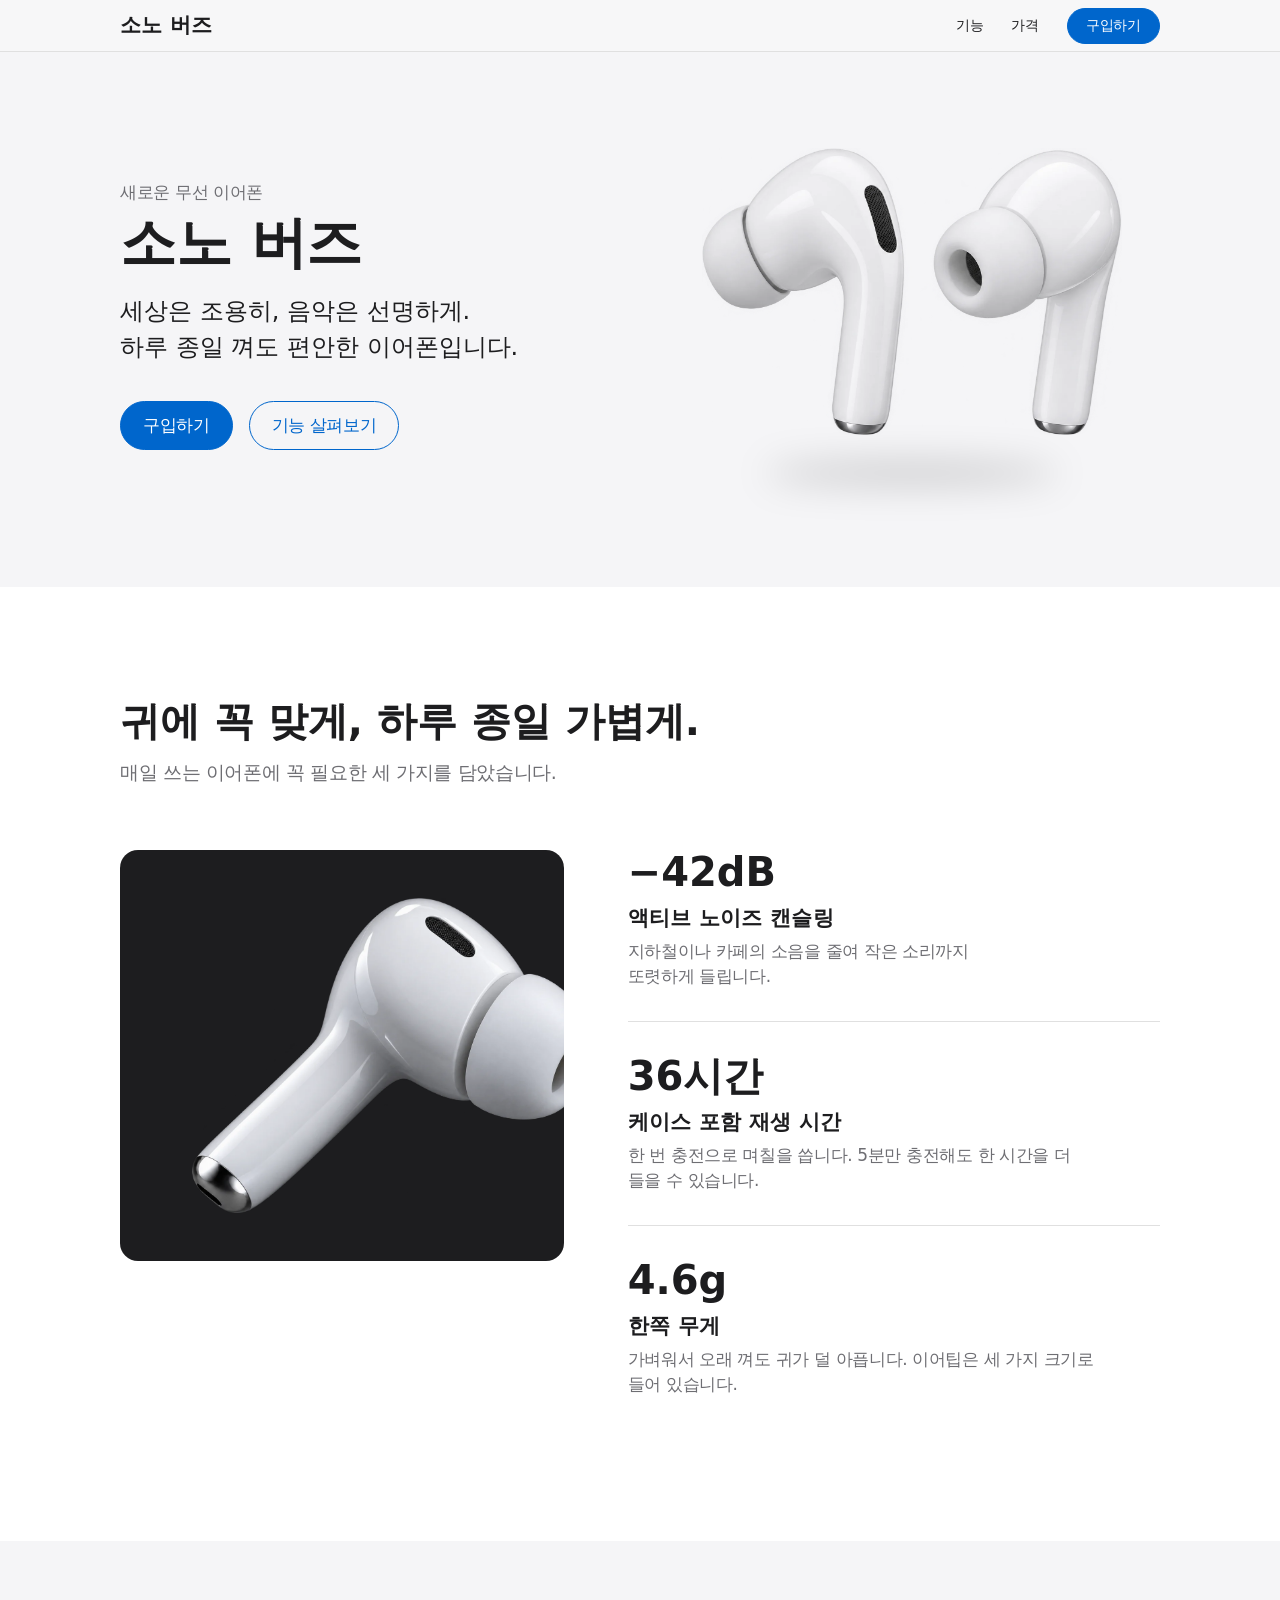
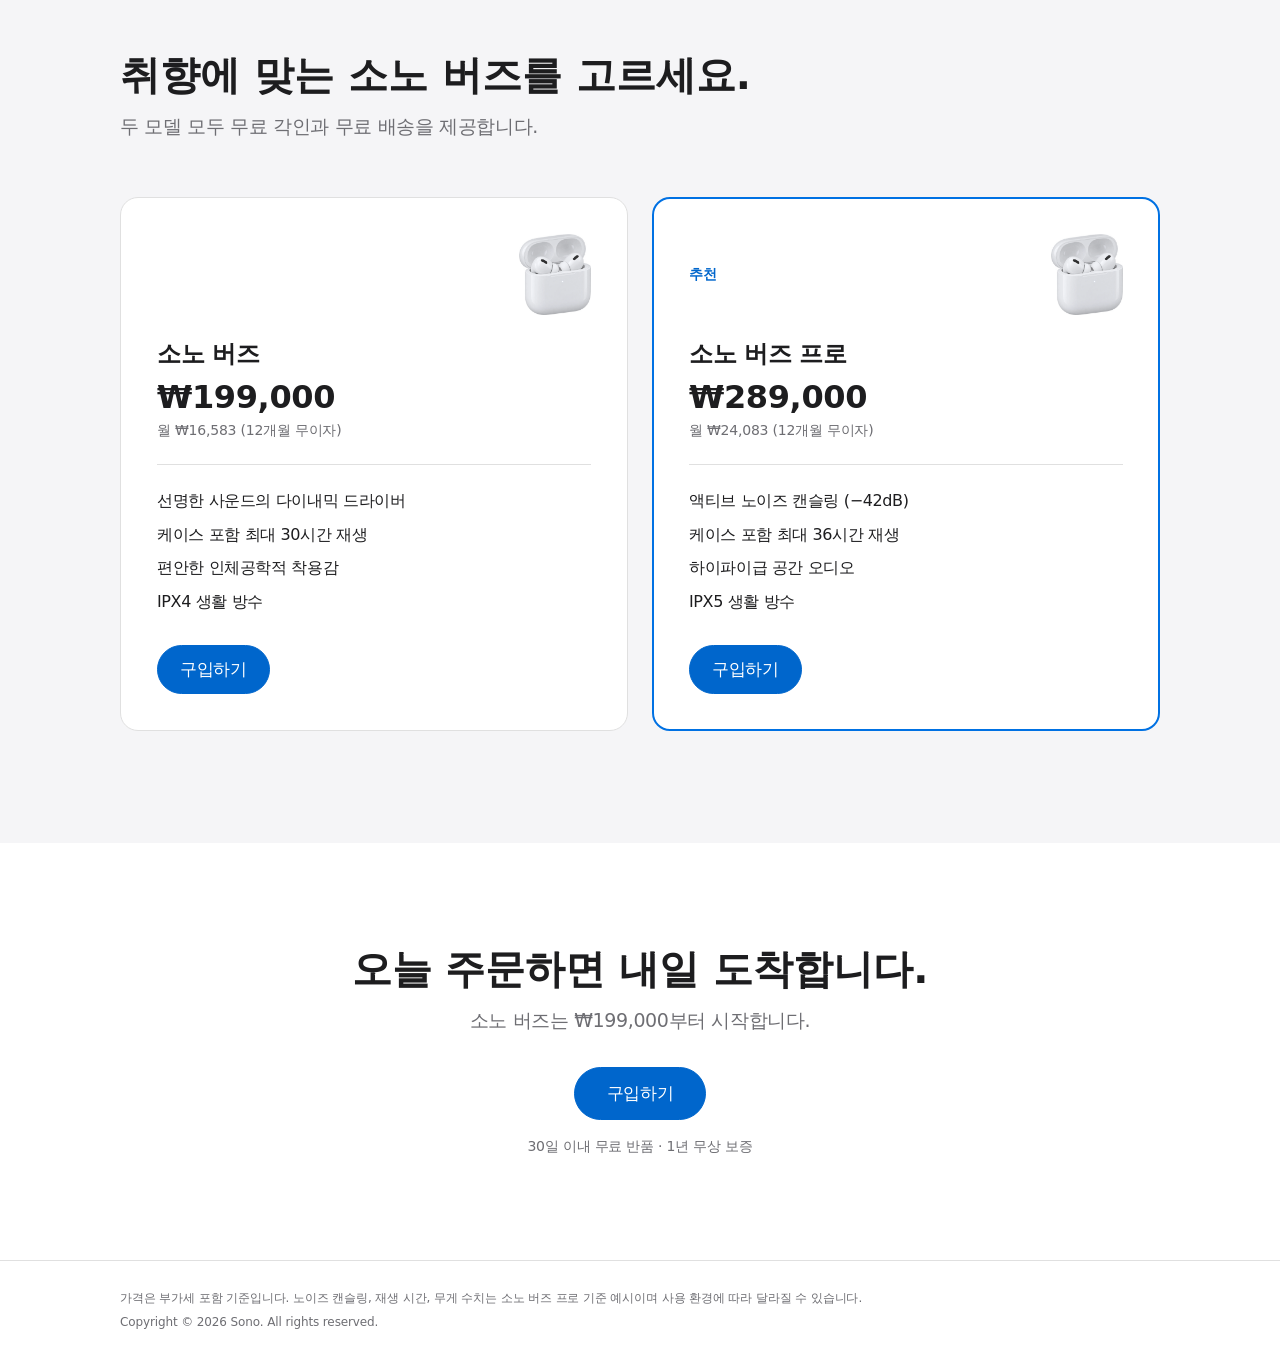
<file: index.html>
<!doctype html>
<html lang="ko">
<head>
<meta charset="utf-8">
<meta name="viewport" content="width=device-width, initial-scale=1, viewport-fit=cover">
<title>소노 버즈 | 무선 이어폰</title>
<meta name="description" content="세상은 조용히, 음악은 선명하게. 노이즈 캔슬링 무선 이어폰 소노 버즈.">
<meta name="color-scheme" content="light dark">
<meta name="theme-color" content="#f5f5f7" media="(prefers-color-scheme: light)">
<meta name="theme-color" content="#161617" media="(prefers-color-scheme: dark)">
<link rel="preload" as="image" href="assets/earbuds-pair.webp" fetchpriority="high">
<style>
/*
  색·글꼴 기준: DESIGN.md
  설정: DESIGN_VARIANCE 5 / MOTION_INTENSITY 3 / VISUAL_DENSITY 3
  차분하고 읽기 쉬운 쪽: 밝은 테마 하나, 자동 애니메이션 없음, 본문 행간 넉넉하게
*/
:root {
  --primary: #0066cc;
  --primary-focus: #0071e3;
  --btn-bg: #0066cc;
  --btn-hover: #0071e3;
  --ink: #1d1d1f;
  --ink-muted: #6e6e73;
  --hairline: #e0e0e0;
  --canvas: #ffffff;
  --parchment: #f5f5f7;
  --photo-frame: #1d1d1f;
  --nav-bg: rgba(245, 245, 247, 0.8);
  --floor-shadow: rgba(0, 0, 0, 0.2);
  --font-display: "SF Pro Display", -apple-system, BlinkMacSystemFont, "Inter", "Apple SD Gothic Neo", "Pretendard", "Noto Sans KR", system-ui, sans-serif;
  --font-text: "SF Pro Text", -apple-system, BlinkMacSystemFont, "Inter", "Apple SD Gothic Neo", "Pretendard", "Noto Sans KR", system-ui, sans-serif;
  --gutter: max(calc(24px + max(env(safe-area-inset-left), env(safe-area-inset-right))), calc((100% - 1040px) / 2));
}
@media (prefers-color-scheme: dark) {
  :root {
    --primary: #2997ff;
    --primary-focus: #2997ff;
    --btn-bg: #0071e3;
    --btn-hover: #0062c4;
    --ink: #f5f5f7;
    --ink-muted: #a1a1a6;
    --hairline: #38383a;
    --canvas: #101012;
    --parchment: #161617;
    --photo-frame: #232325;
    --nav-bg: rgba(22, 22, 23, 0.8);
    --floor-shadow: rgba(0, 0, 0, 0.6);
  }
}

*, *::before, *::after { box-sizing: border-box; }
* { margin: 0; }
html { scroll-padding-top: 72px; -webkit-tap-highlight-color: transparent; }
@media (pointer: fine) { html { overscroll-behavior: none; } }
a, button { touch-action: manipulation; }
body {
  font: 400 17px/1.47 var(--font-text);
  letter-spacing: -0.374px;
  font-feature-settings: "ss03";
  color: var(--ink);
  background: var(--canvas);
  -webkit-font-smoothing: antialiased;
  word-break: keep-all;
  overflow-wrap: anywhere;
}
img { display: block; max-width: 100%; height: auto; }
h1, h2, h3 { font-family: var(--font-display); font-weight: 600; text-wrap: balance; }
p { text-wrap: pretty; }
:focus-visible { outline: 2px solid var(--primary-focus); outline-offset: 3px; }

.skip {
  position: absolute; left: 16px; top: -48px; z-index: 30;
  padding: 8px 15px; border-radius: 8px;
  background: var(--ink); color: var(--canvas); text-decoration: none;
}
.skip:focus-visible { top: 8px; }

/* 버튼: 알약 하나, 누르면 살짝 눌림 (자동 움직임 없음) */
.brand { white-space: nowrap; }

.btn {
  display: inline-flex; align-items: center; justify-content: center;
  min-height: 44px; padding: 11px 22px;
  border: 1px solid var(--btn-bg); border-radius: 999px;
  background: var(--btn-bg); color: #fff;
  font: inherit;
  text-decoration: none; white-space: nowrap; cursor: pointer;
  transition: background-color 0.15s ease, border-color 0.15s ease, transform 0.15s ease;
}
.btn:hover { background: var(--btn-hover); border-color: var(--btn-hover); }
.btn:active { transform: scale(0.97); }
.btn--ghost { background: transparent; border-color: var(--primary); color: var(--primary); }
.btn--ghost:hover { background: transparent; border-color: var(--primary); text-decoration: underline; }
@media (prefers-reduced-motion: reduce) { .btn { transition: none; } .btn:active { transform: none; } }

/* 내비: 한 줄짜리 얇은 막대 하나 */
.nav {
  position: sticky; top: 0; z-index: 20;
  height: 52px; padding: 0 var(--gutter);
  display: flex; align-items: center; justify-content: space-between; gap: 16px;
  background: var(--nav-bg);
  -webkit-backdrop-filter: saturate(180%) blur(20px);
  backdrop-filter: saturate(180%) blur(20px);
  border-bottom: 1px solid var(--hairline);
}
.nav__brand { font: 600 21px/1.19 var(--font-display); letter-spacing: 0.231px; color: inherit; text-decoration: none; }
.nav__links { display: flex; align-items: center; gap: 28px; list-style: none; padding: 0; font-size: 14px; letter-spacing: -0.224px; }
.nav__links a:not(.btn) { color: inherit; text-decoration: none; }
.nav__links a:not(.btn):hover { text-decoration: underline; }
.nav .btn { min-height: 36px; padding: 6px 18px; font-size: 14px; letter-spacing: -0.224px; }

.section { padding: 112px var(--gutter); }
.section__title { font-size: 40px; line-height: 1.1; letter-spacing: 0; }
.section__intro { color: var(--ink-muted); font-size: 19px; margin-top: 16px; max-width: 32em; }

/* 히어로: 왼쪽 글, 오른쪽 제품 */
.hero {
  background: var(--parchment);
  padding: 96px var(--gutter) 104px;
  display: grid; grid-template-columns: 1fr 1fr; align-items: center; gap: 48px;
}
.hero__eyebrow { color: var(--ink-muted); font-size: 17px; }
.hero h1 { font-size: 56px; line-height: 1.07; letter-spacing: -0.28px; margin-top: 8px; }
.hero__lead { font: 300 24px/1.5 var(--font-text); letter-spacing: 0; margin-top: 20px; max-width: 19em; text-wrap: balance; }
.hero__cta { display: flex; flex-wrap: wrap; gap: 16px; margin-top: 36px; }
.stage { width: min(420px, 100%); justify-self: center; }
.stage::after {
  content: ""; display: block; width: 70%; height: 20px; margin: 28px auto 0;
  border-radius: 50%; background: var(--floor-shadow); filter: blur(18px);
}

/* 기능: 사진 한 장 + 세 항목 목록 */
.features__body {
  margin-top: 64px;
  display: grid; grid-template-columns: 5fr 6fr; gap: 64px; align-items: start;
}
.features__photo { background: var(--photo-frame); border-radius: 18px; padding: 48px 0 48px 40px; overflow: hidden; }
.features__photo img { margin-left: auto; margin-right: -8%; width: 100%; }
.feature-list { list-style: none; padding: 0; }
.feature-list li { padding: 32px 0; border-top: 1px solid var(--hairline); }
.feature-list li:first-child { padding-top: 0; border-top: 0; }
.feature__stat { font: 600 40px/1.1 var(--font-display); letter-spacing: 0; font-variant-numeric: tabular-nums; }
.feature-list h3 { font-size: 21px; line-height: 1.19; letter-spacing: 0.231px; margin-top: 12px; }
.feature-list p:not(.feature__stat) { color: var(--ink-muted); margin-top: 8px; max-width: 28em; }

/* 가격 */
.pricing { background: var(--parchment); }
.plans { margin-top: 56px; display: grid; grid-template-columns: 1fr 1fr; gap: 24px; }
.plan {
  background: var(--canvas);
  border: 1px solid var(--hairline); border-radius: 18px;
  padding: 36px; display: flex; flex-direction: column;
}
.plan--pick { border: 2px solid var(--primary-focus); padding: 35px; }
.plan__head { display: flex; align-items: center; justify-content: space-between; gap: 16px; }
.plan__head img { width: 72px; margin-left: auto; }
.plan__tag { color: var(--primary); font-size: 14px; font-weight: 600; }
.plan h3 { font-size: 24px; line-height: 1.3; margin-top: 24px; }
.plan__price { font: 600 32px/1.2 var(--font-display); margin-top: 8px; font-variant-numeric: tabular-nums; }
.plan__monthly { color: var(--ink-muted); font-size: 14px; line-height: 1.43; letter-spacing: -0.224px; margin-top: 4px; }
.plan ul {
  list-style: none; padding: 24px 0 0; margin: 24px 0 32px;
  border-top: 1px solid var(--hairline); display: grid; gap: 10px; font-size: 16px;
}
.plan .btn { margin-top: auto; align-self: flex-start; }

/* 마무리: 글과 버튼만 */
.closing { text-align: center; padding-top: 104px; padding-bottom: 104px; }
.closing .section__intro { margin-left: auto; margin-right: auto; }
.closing .btn { margin-top: 32px; padding: 13px 32px; font-size: 17px; }
.closing__fine { color: var(--ink-muted); font-size: 14px; line-height: 1.43; letter-spacing: -0.224px; margin-top: 16px; }

footer {
  border-top: 1px solid var(--hairline);
  padding: 28px var(--gutter) 40px;
  color: var(--ink-muted); font-size: 12px; line-height: 1.5; letter-spacing: -0.12px;
}
footer p + p { margin-top: 6px; }

/* 반응형: 768px 아래는 한 줄로 쌓기 */
@media (max-width: 900px) {
  .hero h1 { font-size: 48px; }
  .features__body { gap: 40px; }
}
@media (max-width: 767px) {
  .nav__links li:not(:last-child) { display: none; }
  .hero { grid-template-columns: 1fr; padding-top: 56px; padding-bottom: 64px; gap: 32px; }
  .hero h1 { font-size: 34px; }
  .hero__lead { font-size: 20px; }
  .stage { width: min(320px, 85%); }
  .section { padding-top: 72px; padding-bottom: 72px; }
  .section__title { font-size: 30px; }
  .section__intro { font-size: 17px; }
  .features__body { grid-template-columns: 1fr; margin-top: 40px; }
  .features__photo { padding: 32px 0 32px 24px; }
  .feature__stat { font-size: 34px; }
  .plans { grid-template-columns: 1fr; margin-top: 40px; }
  .plan, .plan--pick { padding: 28px; }
  .plan--pick { padding: 27px; }
}
</style>
</head>
<body>
<a class="skip" href="#main">본문으로 건너뛰기</a>

<nav class="nav" aria-label="소노 버즈">
  <a class="nav__brand" href="#top" translate="no">소노&nbsp;버즈</a>
  <ul class="nav__links">
    <li><a href="#features">기능</a></li>
    <li><a href="#pricing">가격</a></li>
    <li><a class="btn" href="#pricing">구입하기</a></li>
  </ul>
</nav>

<main id="main">
  <section class="hero" id="top" aria-labelledby="hero-title">
    <div>
      <p class="hero__eyebrow">새로운 무선 이어폰</p>
      <h1 id="hero-title" translate="no">소노&nbsp;버즈</h1>
      <p class="hero__lead">세상은 조용히, 음악은 선명하게. 하루 종일 껴도 편안한 이어폰입니다.</p>
      <div class="hero__cta">
        <a class="btn" href="#pricing">구입하기</a>
        <a class="btn btn--ghost" href="#features">기능 살펴보기</a>
      </div>
    </div>
    <div class="stage">
      <img src="assets/earbuds-pair.webp" width="1400" height="955" alt="흰색 소노 버즈 이어폰 한 쌍" fetchpriority="high">
    </div>
  </section>

  <!-- 수치는 예시(mock) 값입니다. 실제 제품 사양으로 교체하세요. -->
  <section class="section features" id="features" aria-labelledby="features-title">
    <h2 class="section__title" id="features-title">귀에 꼭 맞게, 하루 종일 가볍게.</h2>
    <p class="section__intro">매일 쓰는 이어폰에 꼭 필요한 세 가지를 담았습니다.</p>
    <div class="features__body">
      <div class="features__photo">
        <img src="assets/earbud-single.webp" width="1200" height="935" alt="실리콘 이어팁이 달린 소노 버즈 이어폰 한쪽" loading="lazy">
      </div>
      <ul class="feature-list">
        <li>
          <p class="feature__stat">&minus;42dB</p>
          <h3>액티브 노이즈 캔슬링</h3>
          <p>지하철이나 카페의 소음을 줄여 작은 소리까지 또렷하게 들립니다.</p>
        </li>
        <li>
          <p class="feature__stat">36시간</p>
          <h3>케이스 포함 재생 시간</h3>
          <p>한 번 충전으로 며칠을 씁니다. 5분만 충전해도 한 시간을 더 들을 수 있습니다.</p>
        </li>
        <li>
          <p class="feature__stat">4.6g</p>
          <h3>한쪽 무게</h3>
          <p>가벼워서 오래 껴도 귀가 덜 아픕니다. 이어팁은 세 가지 크기로 들어 있습니다.</p>
        </li>
      </ul>
    </div>
  </section>

  <section class="section pricing" id="pricing" aria-labelledby="pricing-title">
    <h2 class="section__title" id="pricing-title">취향에 맞는 <span class="brand" translate="no">소노&nbsp;버즈</span>를 고르세요.</h2>
    <p class="section__intro">두 모델 모두 무료 각인과 무료 배송을 제공합니다.</p>
    <div class="plans">
      <article class="plan" aria-labelledby="plan-basic">
        <div class="plan__head">
          <img src="assets/case-open.webp" width="1000" height="1119" alt="" loading="lazy">
        </div>
        <h3 id="plan-basic" translate="no">소노&nbsp;버즈</h3>
        <p class="plan__price">₩199,000</p>
        <p class="plan__monthly">월 ₩16,583 (12개월 무이자)</p>
        <ul>
          <li>선명한 사운드의 다이내믹 드라이버</li>
          <li>케이스 포함 최대 30시간 재생</li>
          <li>편안한 인체공학적 착용감</li>
          <li>IPX4 생활 방수</li>
        </ul>
        <a class="btn" href="product.html?model=basic" aria-label="소노 버즈 구입하기">구입하기</a>
      </article>
      <article class="plan plan--pick" aria-labelledby="plan-pro">
        <div class="plan__head">
          <span class="plan__tag">추천</span>
          <img src="assets/case-open.webp" width="1000" height="1119" alt="" loading="lazy">
        </div>
        <h3 id="plan-pro" translate="no">소노&nbsp;버즈&nbsp;프로</h3>
        <p class="plan__price">₩289,000</p>
        <p class="plan__monthly">월 ₩24,083 (12개월 무이자)</p>
        <ul>
          <li>액티브 노이즈 캔슬링 (&minus;42dB)</li>
          <li>케이스 포함 최대 36시간 재생</li>
          <li>하이파이급 공간 오디오</li>
          <li>IPX5 생활 방수</li>
        </ul>
        <a class="btn" href="product.html?model=pro" aria-label="소노 버즈 프로 구입하기">구입하기</a>
      </article>
    </div>
  </section>

  <section class="section closing" aria-labelledby="closing-title">
    <h2 class="section__title" id="closing-title">오늘 주문하면 내일 도착합니다.</h2>
    <p class="section__intro"><span class="brand" translate="no">소노&nbsp;버즈</span>는 ₩199,000부터 시작합니다.</p>
    <a class="btn" href="#pricing">구입하기</a>
    <p class="closing__fine">30일 이내 무료 반품 · 1년 무상 보증</p>
  </section>
</main>

<footer>
  <p>가격은 부가세 포함 기준입니다. 노이즈 캔슬링, 재생 시간, 무게 수치는 <span class="brand" translate="no">소노&nbsp;버즈&nbsp;프로</span> 기준 예시이며 사용 환경에 따라 달라질 수 있습니다.</p>
  <p>Copyright © 2026 <span translate="no">Sono</span>. All rights reserved.</p>
</footer>
</body>
</html>
</file>
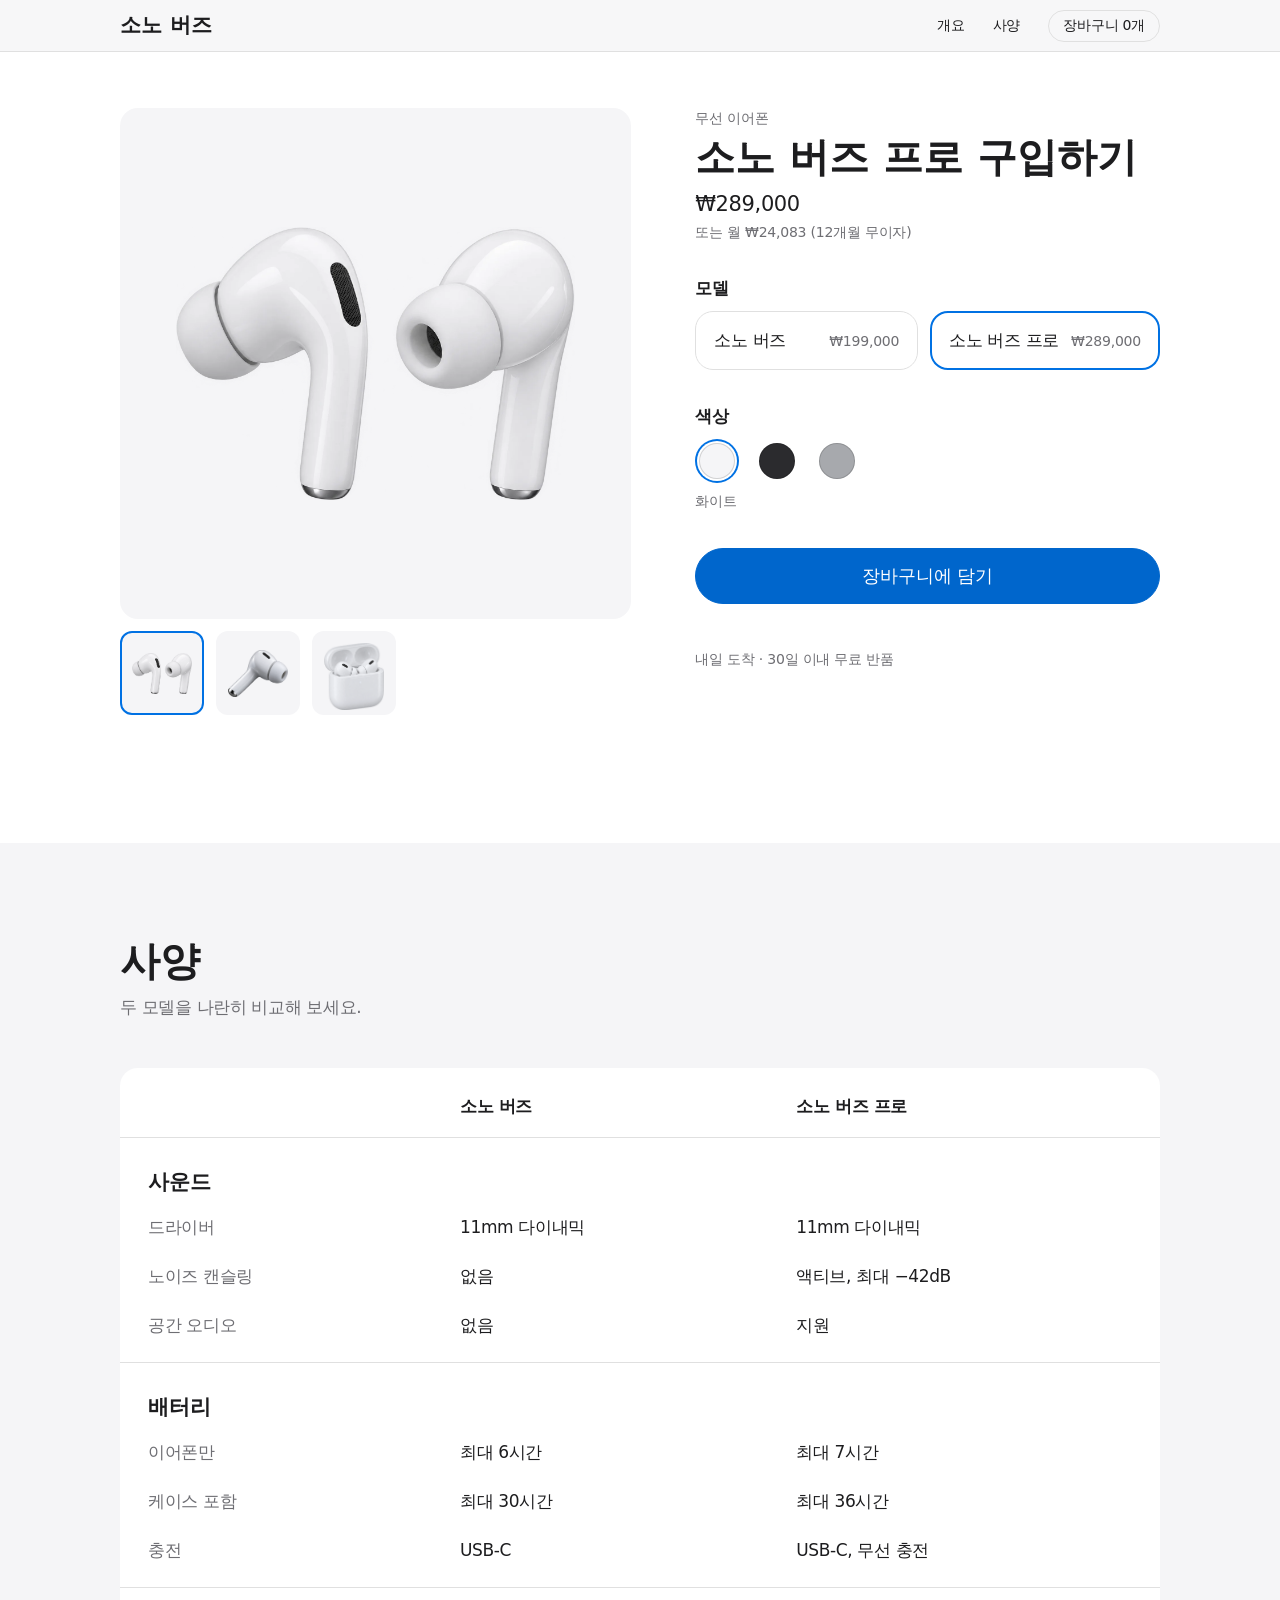
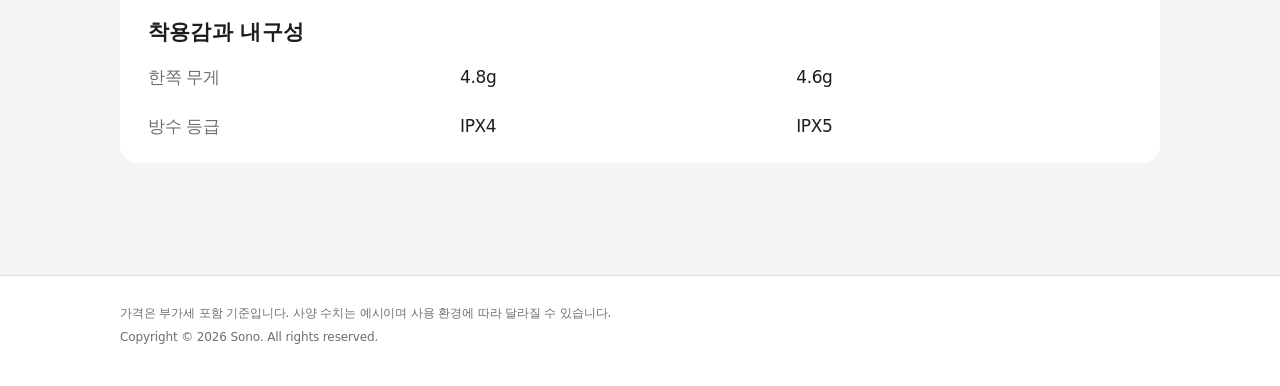
<file: product.html>
<!doctype html>
<html lang="ko">
<head>
<meta charset="utf-8">
<meta name="viewport" content="width=device-width, initial-scale=1, viewport-fit=cover">
<title>소노 버즈 구입하기 | 사양과 색상</title>
<meta name="description" content="소노 버즈와 소노 버즈 프로의 모델과 색상을 고르고 사양을 비교해 보세요.">
<meta name="color-scheme" content="light dark">
<meta name="theme-color" content="#f5f5f7" media="(prefers-color-scheme: light)">
<meta name="theme-color" content="#161617" media="(prefers-color-scheme: dark)">
<link rel="preload" as="image" href="assets/earbuds-pair.webp" fetchpriority="high">
<style>
/*
  색·글꼴 기준: DESIGN.md (index.html과 같은 토큰)
  설정: DESIGN_VARIANCE 5 / MOTION_INTENSITY 3 / VISUAL_DENSITY 3
  구성: reference/product/*.png
*/
:root {
  --primary: #0066cc;
  --primary-focus: #0071e3;
  --btn-bg: #0066cc;
  --btn-hover: #0071e3;
  --ink: #1d1d1f;
  --ink-muted: #6e6e73;
  --hairline: #e0e0e0;
  --canvas: #ffffff;
  --parchment: #f5f5f7;
  --nav-bg: rgba(245, 245, 247, 0.8);
  --swatch-ring: rgba(0, 0, 0, 0.15);
  --font-display: "SF Pro Display", -apple-system, BlinkMacSystemFont, "Inter", "Apple SD Gothic Neo", "Pretendard", "Noto Sans KR", system-ui, sans-serif;
  --font-text: "SF Pro Text", -apple-system, BlinkMacSystemFont, "Inter", "Apple SD Gothic Neo", "Pretendard", "Noto Sans KR", system-ui, sans-serif;
  --gutter: max(calc(24px + max(env(safe-area-inset-left), env(safe-area-inset-right))), calc((100% - 1040px) / 2));
}
@media (prefers-color-scheme: dark) {
  :root {
    --primary: #2997ff;
    --primary-focus: #2997ff;
    --btn-bg: #0071e3;
    --btn-hover: #0062c4;
    --ink: #f5f5f7;
    --ink-muted: #a1a1a6;
    --hairline: #38383a;
    --canvas: #101012;
    --parchment: #161617;
    --nav-bg: rgba(22, 22, 23, 0.8);
    --swatch-ring: rgba(255, 255, 255, 0.35);
  }
}

*, *::before, *::after { box-sizing: border-box; }
* { margin: 0; }
html { scroll-padding-top: 72px; -webkit-tap-highlight-color: transparent; }
@media (pointer: fine) { html { overscroll-behavior: none; } }
a, button, label { touch-action: manipulation; }
body {
  font: 400 17px/1.47 var(--font-text);
  letter-spacing: -0.374px;
  font-feature-settings: "ss03";
  color: var(--ink);
  background: var(--canvas);
  -webkit-font-smoothing: antialiased;
  word-break: keep-all;
  overflow-wrap: anywhere;
}
img { display: block; max-width: 100%; height: auto; }
h1, h2, h3 { font-family: var(--font-display); font-weight: 600; text-wrap: balance; }
p { text-wrap: pretty; }
:focus-visible { outline: 2px solid var(--primary-focus); outline-offset: 3px; }
.visually-hidden {
  position: absolute; width: 1px; height: 1px; overflow: hidden;
  clip: rect(0 0 0 0); white-space: nowrap;
}
.brand { white-space: nowrap; }

.skip {
  position: absolute; left: 16px; top: -48px; z-index: 30;
  padding: 8px 15px; border-radius: 8px;
  background: var(--ink); color: var(--canvas); text-decoration: none;
}
.skip:focus-visible { top: 8px; }

/* 버튼: 알약 하나, 누르면 살짝 눌림 */
.btn {
  display: inline-flex; align-items: center; justify-content: center;
  min-height: 44px; padding: 11px 22px;
  border: 1px solid var(--btn-bg); border-radius: 999px;
  background: var(--btn-bg); color: #fff;
  font: inherit; text-decoration: none; white-space: nowrap; cursor: pointer;
  transition: background-color 0.15s ease, border-color 0.15s ease, transform 0.15s ease;
}
.btn:hover { background: var(--btn-hover); border-color: var(--btn-hover); }
.btn:active { transform: scale(0.97); }
/* button-store-hero: 18px / 300, 14px 28px */
.btn--store { width: 100%; min-height: 52px; padding: 14px 28px; font-size: 18px; font-weight: 300; letter-spacing: 0; }
@media (prefers-reduced-motion: reduce) { .btn { transition: none; } .btn:active { transform: none; } }

/* 내비 */
.nav {
  position: sticky; top: 0; z-index: 20;
  height: 52px; padding: 0 var(--gutter);
  display: flex; align-items: center; justify-content: space-between; gap: 16px;
  background: var(--nav-bg);
  -webkit-backdrop-filter: saturate(180%) blur(20px);
  backdrop-filter: saturate(180%) blur(20px);
  border-bottom: 1px solid var(--hairline);
}
.nav__brand { font: 600 21px/1.19 var(--font-display); letter-spacing: 0.231px; color: inherit; text-decoration: none; }
.nav__links { display: flex; align-items: center; gap: 28px; list-style: none; padding: 0; font-size: 14px; letter-spacing: -0.224px; }
.nav__links a { color: inherit; text-decoration: none; }
.nav__links a:hover { text-decoration: underline; }
.cart-count {
  display: inline-block;
  min-height: 32px; padding: 4px 14px; border: 1px solid var(--hairline); border-radius: 999px;
  font-variant-numeric: tabular-nums;
}

/* 구매 영역: 왼쪽 사진, 오른쪽 선택 */
.buy {
  padding: 56px var(--gutter) 96px;
  display: grid; grid-template-columns: 11fr 10fr; gap: 64px; align-items: start;
}
.gallery__main {
  background: var(--parchment); border-radius: 18px;
  aspect-ratio: 1 / 1; padding: 56px;
  display: grid; place-items: center;
}
.gallery__main img { max-height: 100%; width: auto; object-fit: contain; }
.gallery__thumbs { display: flex; gap: 12px; margin-top: 12px; list-style: none; padding: 0; }
.thumb {
  width: 84px; height: 84px; padding: 10px;
  background: var(--parchment); border: 2px solid transparent; border-radius: 12px;
  display: grid; place-items: center; cursor: pointer;
}
.thumb img { max-height: 100%; width: auto; }
.thumb[aria-pressed="true"] { border-color: var(--primary-focus); }
.thumb:hover { border-color: var(--hairline); }
.thumb[aria-pressed="true"]:hover { border-color: var(--primary-focus); }
.gallery__note { color: var(--ink-muted); font-size: 14px; line-height: 1.43; letter-spacing: -0.224px; margin-top: 12px; min-height: 20px; }

.buy__panel { position: sticky; top: 84px; }
.buy__eyebrow { color: var(--ink-muted); font-size: 14px; letter-spacing: -0.224px; }
.buy h1 { font-size: 40px; line-height: 1.1; letter-spacing: 0; margin-top: 6px; }
.buy__price { font: 400 21px/1.3 var(--font-display); margin-top: 12px; font-variant-numeric: tabular-nums; }
.buy__monthly { color: var(--ink-muted); font-size: 14px; line-height: 1.43; letter-spacing: -0.224px; margin-top: 4px; font-variant-numeric: tabular-nums; }

fieldset { border: 0; padding: 0; margin: 36px 0 0; min-width: 0; }
legend { font: 600 17px/1.24 var(--font-text); letter-spacing: -0.374px; padding: 0; }

/* 모델: configurator-option-chip */
.models { display: grid; grid-template-columns: 1fr 1fr; gap: 12px; margin-top: 12px; }
.option { position: relative; display: block; cursor: pointer; }
.option input { position: absolute; opacity: 0; inset: 0; margin: 0; cursor: pointer; }
.option__box {
  display: flex; align-items: baseline; justify-content: space-between; gap: 12px;
  min-height: 56px; padding: 16px 18px;
  border: 1px solid var(--hairline); border-radius: 18px;
}
.option__price { color: var(--ink-muted); font-size: 14px; letter-spacing: -0.224px; font-variant-numeric: tabular-nums; white-space: nowrap; }
.option:hover .option__box { border-color: var(--ink-muted); }
.option input:checked + .option__box { border: 2px solid var(--primary-focus); padding: 15px 17px; }
.option input:focus-visible + .option__box { outline: 2px solid var(--primary-focus); outline-offset: 3px; }

/* 색상: 동그란 견본 */
.swatches { display: flex; gap: 16px; margin-top: 12px; }
.swatch { position: relative; display: block; width: 44px; height: 44px; cursor: pointer; }
.swatch input { position: absolute; opacity: 0; inset: 0; margin: 0; cursor: pointer; }
.swatch__dot {
  display: block; width: 36px; height: 36px; margin: 4px;
  border-radius: 50%; border: 1px solid var(--swatch-ring);
}
.swatch:hover .swatch__dot { box-shadow: 0 0 0 2px var(--canvas), 0 0 0 4px var(--hairline); }
.swatch input:checked + .swatch__dot { box-shadow: 0 0 0 2px var(--canvas), 0 0 0 4px var(--primary-focus); }
.swatch input:focus-visible + .swatch__dot { outline: 2px solid var(--primary-focus); outline-offset: 6px; }
.color-name { color: var(--ink-muted); font-size: 14px; letter-spacing: -0.224px; margin-top: 8px; }

.buy form .btn--store { margin-top: 36px; }
.buy__status { margin-top: 14px; min-height: 25px; font-weight: 600; }
.buy__note { color: var(--ink-muted); font-size: 14px; line-height: 1.43; letter-spacing: -0.224px; margin-top: 6px; }

/* 사양표 */
.specs { background: var(--parchment); padding: 96px var(--gutter) 112px; }
.specs h2 { font-size: 40px; line-height: 1.1; letter-spacing: 0; }
.specs__intro { color: var(--ink-muted); margin-top: 12px; }
.table-wrap { margin-top: 48px; background: var(--canvas); border-radius: 18px; overflow-x: auto; }
table { width: 100%; border-collapse: collapse; }
th, td { text-align: left; vertical-align: top; padding: 12px 28px; }
thead th { font: 600 17px/1.24 var(--font-text); }
thead > tr > * { padding-top: 28px; padding-bottom: 20px; border-bottom: 1px solid var(--hairline); }
tbody th[scope="row"] { font-weight: 400; color: var(--ink-muted); width: 30%; }
tbody th[scope="rowgroup"] { font: 600 21px/1.19 var(--font-display); letter-spacing: 0.231px; padding-top: 32px; padding-bottom: 8px; }
tbody + tbody th[scope="rowgroup"] { border-top: 1px solid var(--hairline); }
tbody tr:last-child > * { padding-bottom: 24px; }
td { font-variant-numeric: tabular-nums; }

footer {
  border-top: 1px solid var(--hairline);
  padding: 28px var(--gutter) 40px;
  color: var(--ink-muted); font-size: 12px; line-height: 1.5; letter-spacing: -0.12px;
}
footer p + p { margin-top: 6px; }

/* 반응형: 834px 아래는 한 줄로 */
@media (max-width: 833px) {
  .buy { grid-template-columns: 1fr; gap: 40px; padding-top: 32px; padding-bottom: 72px; }
  .buy__panel { position: static; }
  .gallery__main { padding: 40px; }
  .buy h1 { font-size: 34px; }
  .specs { padding-top: 72px; padding-bottom: 72px; }
  .specs h2 { font-size: 30px; }
}
@media (max-width: 480px) {
  .models { grid-template-columns: 1fr; }
  .nav__links li:first-child { display: none; }
  th, td { padding-left: 14px; padding-right: 14px; font-size: 15px; letter-spacing: -0.224px; }
  tbody th[scope="rowgroup"] { font-size: 19px; }
  tbody th[scope="row"] { width: 32%; }
}
</style>
</head>
<body>
<a class="skip" href="#main">본문으로 건너뛰기</a>

<nav class="nav" aria-label="소노 버즈">
  <a class="nav__brand" href="index.html" translate="no">소노&nbsp;버즈</a>
  <ul class="nav__links">
    <li><a href="index.html">개요</a></li>
    <li><a href="#specs">사양</a></li>
    <li><span class="cart-count">장바구니 <span id="cart-count">0</span>개</span></li>
  </ul>
</nav>

<main id="main">
  <section class="buy" aria-labelledby="buy-title">
    <div class="gallery">
      <div class="gallery__main">
        <img id="main-photo" src="assets/earbuds-pair.webp" width="1400" height="955" alt="흰색 소노 버즈 이어폰 한 쌍" fetchpriority="high">
      </div>
      <ul class="gallery__thumbs" aria-label="제품 사진">
        <li><button class="thumb" type="button" aria-pressed="true" aria-label="이어폰 한 쌍 사진 보기"
          data-src="assets/earbuds-pair.webp" data-w="1400" data-h="955" data-alt="흰색 소노 버즈 이어폰 한 쌍">
          <img src="assets/earbuds-pair.webp" width="1400" height="955" alt=""></button></li>
        <li><button class="thumb" type="button" aria-pressed="false" aria-label="이어폰 한쪽 사진 보기"
          data-src="assets/earbud-single.webp" data-w="1200" data-h="935" data-alt="실리콘 이어팁이 달린 소노 버즈 이어폰 한쪽">
          <img src="assets/earbud-single.webp" width="1200" height="935" alt="" loading="lazy"></button></li>
        <li><button class="thumb" type="button" aria-pressed="false" aria-label="충전 케이스 사진 보기"
          data-src="assets/case-open.webp" data-w="1000" data-h="1119" data-alt="이어폰 두 쪽이 담긴 열린 충전 케이스">
          <img src="assets/case-open.webp" width="1000" height="1119" alt="" loading="lazy"></button></li>
      </ul>
      <p class="gallery__note" id="photo-note"></p>
    </div>

    <div class="buy__panel">
      <p class="buy__eyebrow">무선 이어폰</p>
      <h1 id="buy-title"><span id="model-title" class="brand" translate="no">소노&nbsp;버즈&nbsp;프로</span> 구입하기</h1>
      <p class="buy__price" id="price">₩289,000</p>
      <p class="buy__monthly" id="monthly">또는 월 ₩24,083 (12개월 무이자)</p>

      <!-- 스크립트가 없으면 선택값을 주소에 담아 같은 페이지로 다시 엽니다 -->
      <form id="buy-form" action="product.html" method="get">
        <fieldset>
          <legend>모델</legend>
          <div class="models">
            <label class="option">
              <input type="radio" name="model" value="basic">
              <span class="option__box"><span class="brand" translate="no">소노&nbsp;버즈</span><span class="option__price">₩199,000</span></span>
            </label>
            <label class="option">
              <input type="radio" name="model" value="pro" checked>
              <span class="option__box"><span class="brand" translate="no">소노&nbsp;버즈&nbsp;프로</span><span class="option__price">₩289,000</span></span>
            </label>
          </div>
        </fieldset>

        <fieldset>
          <legend>색상</legend>
          <div class="swatches">
            <label class="swatch">
              <input type="radio" name="color" value="white" checked aria-label="화이트">
              <span class="swatch__dot" style="background:#f5f5f7"></span>
            </label>
            <label class="swatch">
              <input type="radio" name="color" value="midnight" aria-label="미드나이트">
              <span class="swatch__dot" style="background:#2b2b2e"></span>
            </label>
            <label class="swatch">
              <input type="radio" name="color" value="stone" aria-label="스톤 그레이">
              <span class="swatch__dot" style="background:#a7a9ad"></span>
            </label>
          </div>
          <p class="color-name" id="color-name">화이트</p>
        </fieldset>

        <button class="btn btn--store" type="submit">장바구니에 담기</button>
        <p class="buy__status" id="status" role="status" aria-live="polite"></p>
        <p class="buy__note">내일 도착 · 30일 이내 무료 반품</p>
      </form>
    </div>
  </section>

  <!-- 사양 수치는 예시(mock) 값입니다. 실제 제품 사양으로 교체하세요. -->
  <section class="specs" id="specs" aria-labelledby="specs-title">
    <h2 id="specs-title">사양</h2>
    <p class="specs__intro">두 모델을 나란히 비교해 보세요.</p>
    <div class="table-wrap">
      <table>
        <caption class="visually-hidden">소노 버즈와 소노 버즈 프로 사양 비교</caption>
        <thead>
          <tr>
            <td></td>
            <th scope="col" translate="no">소노&nbsp;버즈</th>
            <th scope="col" translate="no">소노&nbsp;버즈&nbsp;프로</th>
          </tr>
        </thead>
        <tbody>
          <tr><th scope="rowgroup" colspan="3">사운드</th></tr>
          <tr><th scope="row">드라이버</th><td>11mm 다이내믹</td><td>11mm 다이내믹</td></tr>
          <tr><th scope="row">노이즈 캔슬링</th><td>없음</td><td>액티브, 최대 &minus;42dB</td></tr>
          <tr><th scope="row">공간 오디오</th><td>없음</td><td>지원</td></tr>
        </tbody>
        <tbody>
          <tr><th scope="rowgroup" colspan="3">배터리</th></tr>
          <tr><th scope="row">이어폰만</th><td>최대 6시간</td><td>최대 7시간</td></tr>
          <tr><th scope="row">케이스 포함</th><td>최대 30시간</td><td>최대 36시간</td></tr>
          <tr><th scope="row">충전</th><td>USB-C</td><td>USB-C, 무선 충전</td></tr>
        </tbody>
        <tbody>
          <tr><th scope="rowgroup" colspan="3">착용감과 내구성</th></tr>
          <tr><th scope="row">한쪽 무게</th><td>4.8g</td><td>4.6g</td></tr>
          <tr><th scope="row">방수 등급</th><td>IPX4</td><td>IPX5</td></tr>
        </tbody>
      </table>
    </div>
  </section>
</main>

<footer>
  <p>가격은 부가세 포함 기준입니다. 사양 수치는 예시이며 사용 환경에 따라 달라질 수 있습니다.</p>
  <p>Copyright © 2026 <span translate="no">Sono</span>. All rights reserved.</p>
</footer>

<script>
(function () {
  var MODELS = {
    basic: { name: '소노 버즈', price: 199000 },
    pro: { name: '소노 버즈 프로', price: 289000 }
  };
  var COLORS = { white: '화이트', midnight: '미드나이트', stone: '스톤 그레이' };
  var won = new Intl.NumberFormat('ko-KR', { style: 'currency', currency: 'KRW' });

  var form = document.getElementById('buy-form');
  var $ = function (id) { return document.getElementById(id); };

  // 주소의 선택값을 먼저 반영 (공유·새로고침해도 같은 상태)
  var params = new URLSearchParams(location.search);
  var initModel = MODELS[params.get('model')] ? params.get('model') : 'pro';
  var initColor = COLORS[params.get('color')] ? params.get('color') : 'white';
  form.elements.model.value = initModel;
  form.elements.color.value = initColor;

  function render() {
    var model = form.elements.model.value;
    var color = form.elements.color.value;
    var m = MODELS[model];
    $('model-title').textContent = m.name;
    $('price').textContent = won.format(m.price);
    $('monthly').textContent = '또는 월 ' + won.format(Math.round(m.price / 12)) + ' (12개월 무이자)';
    $('color-name').textContent = COLORS[color];
    $('photo-note').textContent = color === 'white' ? '' : '사진은 화이트 색상입니다.';
    var url = new URL(location.href);
    url.searchParams.set('model', model);
    url.searchParams.set('color', color);
    history.replaceState(null, '', url);
  }

  // 장바구니 개수: 이 탭에서만 유지
  var count = 0;
  try { count = parseInt(sessionStorage.getItem('sono-cart') || '0', 10) || 0; } catch (e) {}
  $('cart-count').textContent = count;

  form.addEventListener('change', render);
  form.addEventListener('submit', function (e) {
    e.preventDefault();
    count += 1;
    try { sessionStorage.setItem('sono-cart', String(count)); } catch (err) {}
    $('cart-count').textContent = count;
    $('status').textContent = MODELS[form.elements.model.value].name + ' (' + COLORS[form.elements.color.value] + ')를 장바구니에 담았습니다.';
  });

  // 사진 넘기기
  var thumbs = document.querySelectorAll('.thumb');
  thumbs.forEach(function (t) {
    t.addEventListener('click', function () {
      var img = $('main-photo');
      img.src = t.dataset.src; img.width = t.dataset.w; img.height = t.dataset.h; img.alt = t.dataset.alt;
      thumbs.forEach(function (o) { o.setAttribute('aria-pressed', String(o === t)); });
    });
  });

  render();
})();
</script>
</body>
</html>
</file>
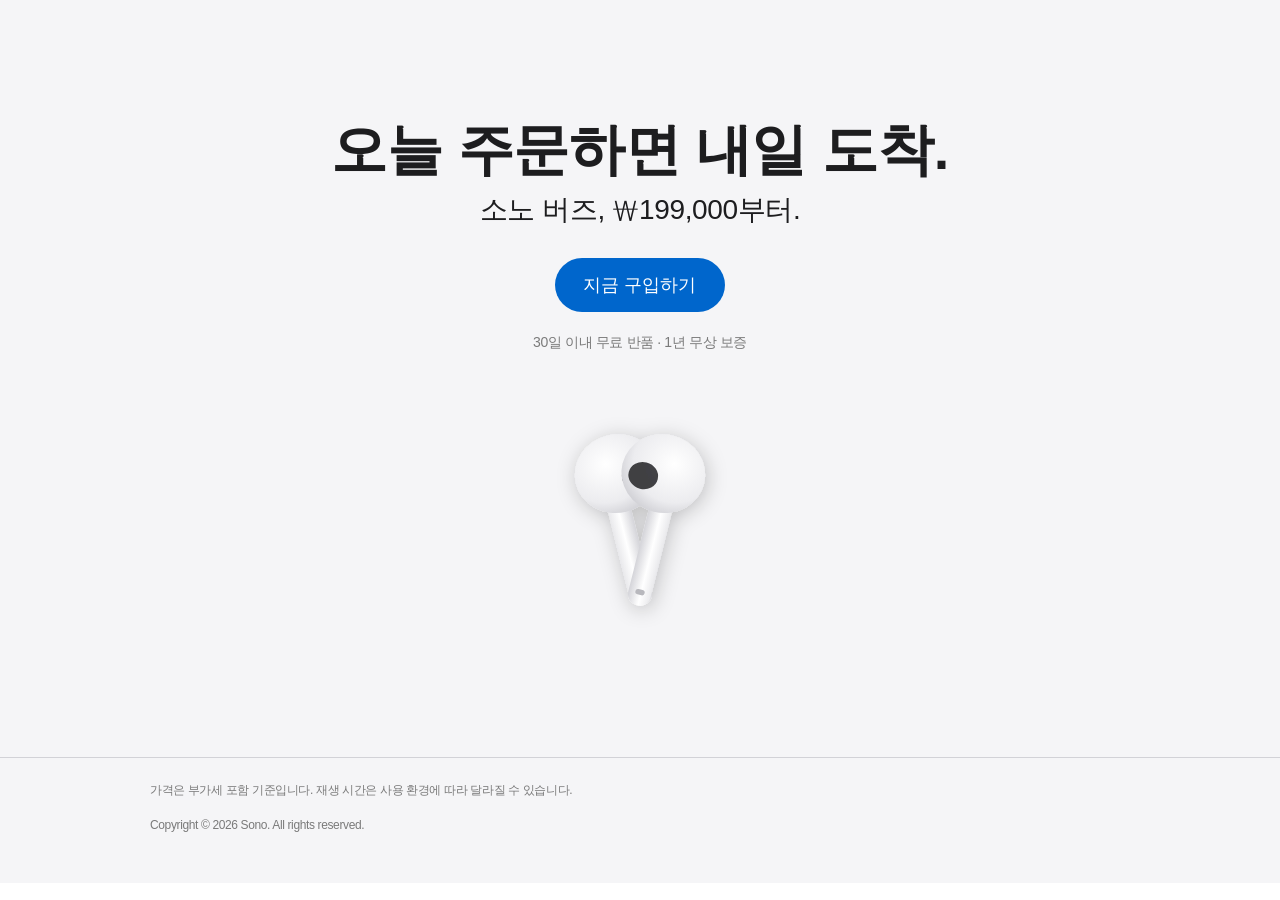
<file: reference/buy.html>
<!doctype html><html lang="ko"><meta charset="utf-8"><link rel="stylesheet" href="ref.css">
<style>
.buy{background:var(--parch);text-align:center;padding:120px 24px 96px}
h2{font:600 56px/1.07 var(--display);letter-spacing:-.28px}
p.l{font:400 28px/1.14 var(--display);margin-top:14px}
.cta{margin-top:32px}
.big{padding:14px 28px;font-size:18px;font-weight:300;letter-spacing:0}
.fine{margin-top:20px;font-size:14px;color:var(--muted)}
.stage{margin-top:56px}
footer{background:var(--parch);border-top:1px solid #d2d2d7;padding:24px max(24px,calc(50% - 490px)) 48px;font-size:12px;color:var(--muted)}
</style>
<section class="buy">
<h2>오늘 주문하면 내일 도착.</h2>
<p class="l">소노 버즈, ₩199,000부터.</p>
<div class="cta"><a class="pill big" href="#">지금 구입하기</a></div>
<p class="fine">30일 이내 무료 반품 · 1년 무상 보증</p>
<div class="stage"><img src="buds.svg" width="380" alt=""></div>
</section>
<footer>가격은 부가세 포함 기준입니다. 재생 시간은 사용 환경에 따라 달라질 수 있습니다.<br><br>Copyright © 2026 Sono. All rights reserved.</footer>
</file>
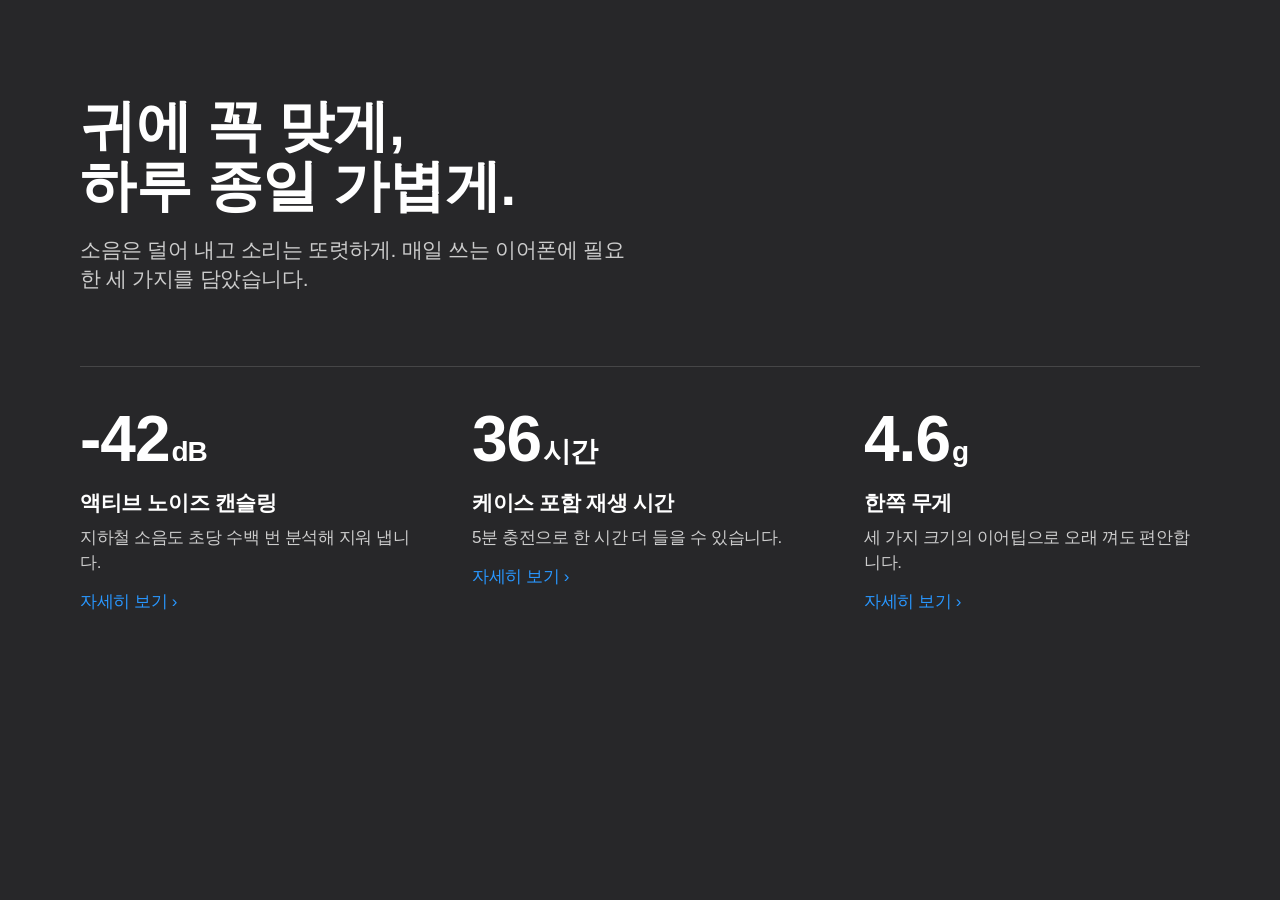
<file: reference/features.html>
<!doctype html><html lang="ko"><meta charset="utf-8"><link rel="stylesheet" href="ref.css">
<style>
section{background:var(--tile);color:#fff;padding:96px max(24px,calc(50% - 560px));min-height:900px}
h2{font:600 56px/1.07 var(--display);letter-spacing:-.28px;max-width:720px}
.intro{font:400 21px/1.38 var(--text);color:#ccc;margin-top:20px;max-width:560px}
.rows{margin-top:72px;display:grid;grid-template-columns:repeat(3,1fr);gap:56px;border-top:1px solid rgba(255,255,255,.14);padding-top:40px}
.n{font:600 64px/1 var(--display);letter-spacing:-1px}
.n small{font-size:28px;margin-left:2px}
h3{font:600 21px/1.19 var(--display);margin-top:20px}
p.d{color:#ccc;margin-top:10px}
a.l{color:var(--blue-dark);text-decoration:none;display:inline-block;margin-top:14px}
</style>
<section>
<h2>귀에 꼭 맞게,<br>하루 종일 가볍게.</h2>
<p class="intro">소음은 덜어 내고 소리는 또렷하게. 매일 쓰는 이어폰에 필요한 세 가지를 담았습니다.</p>
<div class="rows">
<div><div class="n">-42<small>dB</small></div><h3>액티브 노이즈 캔슬링</h3><p class="d">지하철 소음도 초당 수백 번 분석해 지워 냅니다.</p><a class="l" href="#">자세히 보기 ›</a></div>
<div><div class="n">36<small>시간</small></div><h3>케이스 포함 재생 시간</h3><p class="d">5분 충전으로 한 시간 더 들을 수 있습니다.</p><a class="l" href="#">자세히 보기 ›</a></div>
<div><div class="n">4.6<small>g</small></div><h3>한쪽 무게</h3><p class="d">세 가지 크기의 이어팁으로 오래 껴도 편안합니다.</p><a class="l" href="#">자세히 보기 ›</a></div>
</div>
</section>
</file>
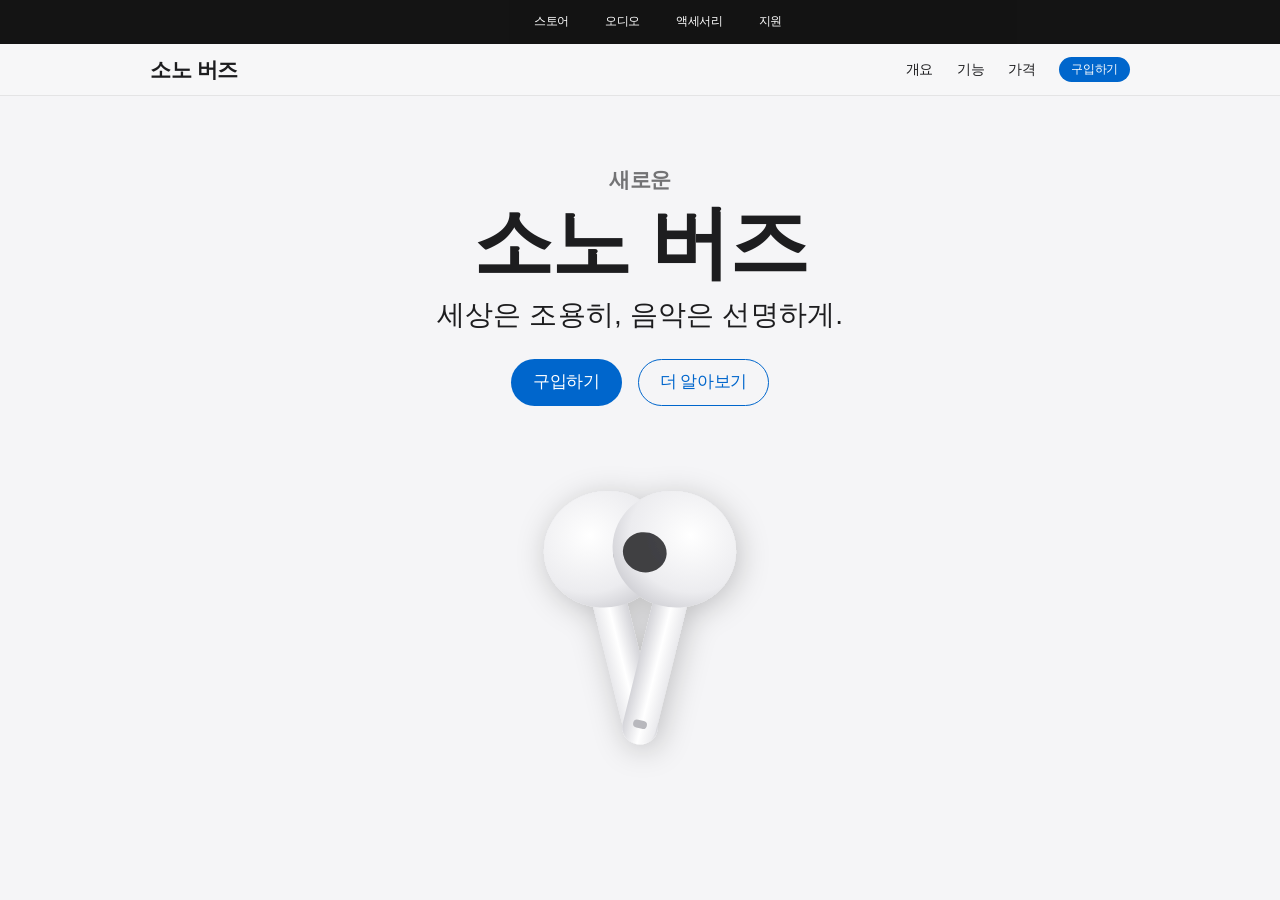
<file: reference/hero.html>
<!doctype html><html lang="ko"><meta charset="utf-8"><link rel="stylesheet" href="ref.css">
<style>
nav{height:44px;background:#000;color:#fff;font-size:12px;display:flex;align-items:center;justify-content:center;gap:36px;opacity:.92}
.sub{height:52px;background:rgba(245,245,247,.8);display:flex;align-items:center;justify-content:space-between;padding:0 max(24px,calc(50% - 490px));border-bottom:1px solid rgba(0,0,0,.08)}
.sub b{font:600 21px/1 var(--display)} .sub div{display:flex;gap:24px;align-items:center;font-size:14px}
.sub .pill{padding:4px 12px;font-size:12px}
.hero{background:var(--parch);text-align:center;padding:72px 24px 0;height:804px;overflow:hidden}
.eyebrow{font:600 21px/1.19 var(--display);color:#bf4800;color:var(--ink);opacity:.6}
h1{font:600 80px/1.05 var(--display);letter-spacing:-1.6px;margin-top:8px}
.lead{font:400 28px/1.14 var(--display);letter-spacing:.196px;margin-top:14px}
.cta{margin-top:28px;display:flex;gap:16px;justify-content:center}
.stage{margin-top:48px}
</style>
<nav><span></span><span>스토어</span><span>오디오</span><span>액세서리</span><span>지원</span></nav>
<div class="sub"><b>소노 버즈</b><div><span>개요</span><span>기능</span><span>가격</span><a class="pill" href="#">구입하기</a></div></div>
<section class="hero">
<p class="eyebrow">새로운</p>
<h1>소노 버즈</h1>
<p class="lead">세상은 조용히, 음악은 선명하게.</p>
<div class="cta"><a class="pill" href="#">구입하기</a><a class="ghost" href="#">더 알아보기</a></div>
<div class="stage"><img src="buds.svg" width="560" alt=""></div>
</section>
</file>
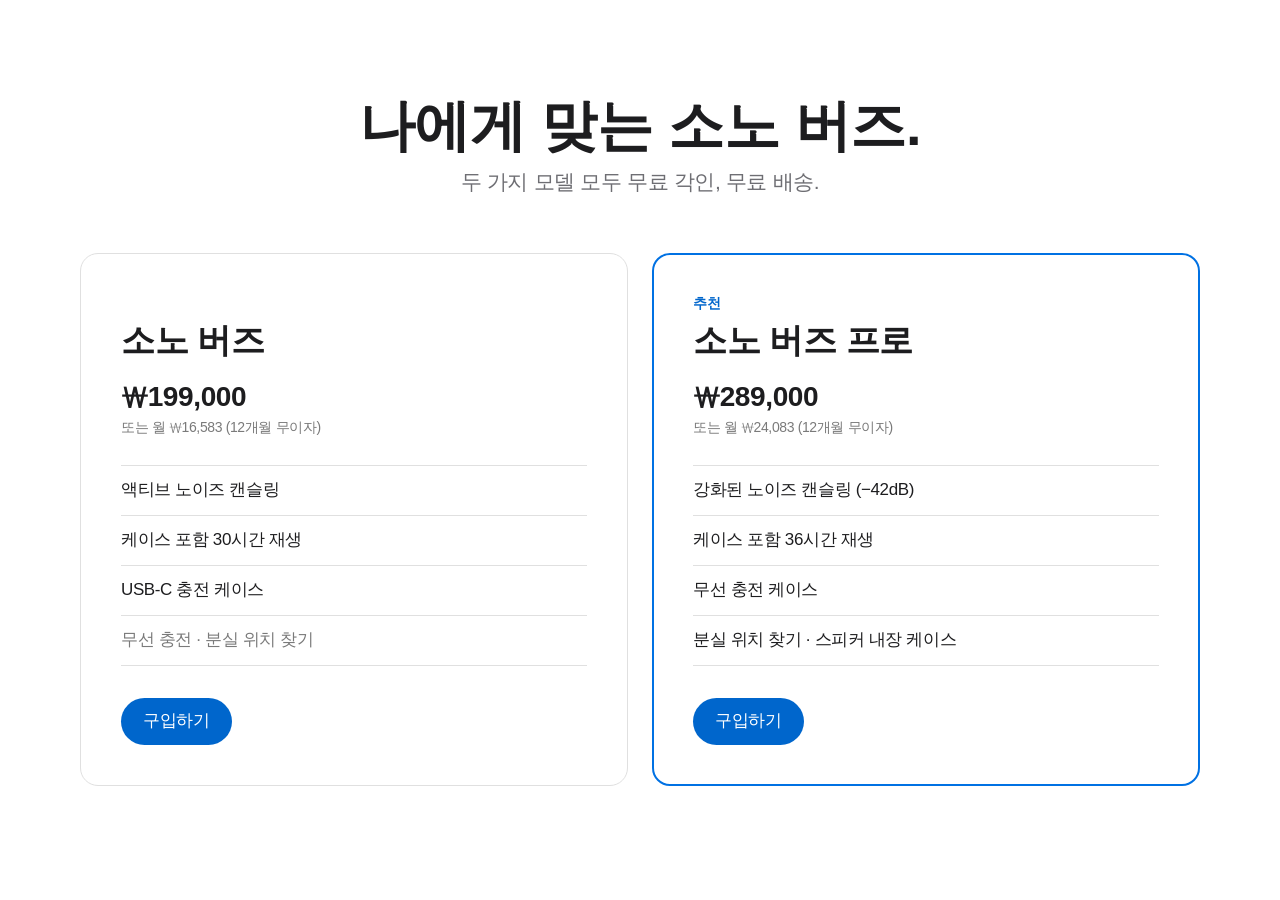
<file: reference/pricing.html>
<!doctype html><html lang="ko"><meta charset="utf-8"><link rel="stylesheet" href="ref.css">
<style>
section{background:#fff;padding:96px max(24px,calc(50% - 560px));min-height:900px}
h2{font:600 56px/1.07 var(--display);letter-spacing:-.28px;text-align:center}
.sub{text-align:center;font:400 21px/1.38 var(--text);color:#6e6e73;margin-top:12px}
.grid{margin-top:56px;display:grid;grid-template-columns:1fr 1fr;gap:24px}
.card{border:1px solid var(--hair);border-radius:18px;padding:40px;display:flex;flex-direction:column}
.card.pick{border:2px solid #0071e3;padding:39px}
.tag{font:600 14px/1.29 var(--text);color:#bf4800;height:18px}
.tag{color:var(--blue)}
h3{font:600 34px/1.2 var(--display);margin-top:8px}
.price{font:600 28px/1.14 var(--display);margin-top:20px}
.price span{font:400 14px var(--text);color:var(--muted);display:block;margin-top:6px}
ul{list-style:none;padding:0;margin:28px 0 32px;border-top:1px solid var(--hair)}
li{padding:12px 0;border-bottom:1px solid var(--hair)}
li.off{color:var(--muted)}
.card .pill{align-self:flex-start;margin-top:auto}
</style>
<section>
<h2>나에게 맞는 소노 버즈.</h2>
<p class="sub">두 가지 모델 모두 무료 각인, 무료 배송.</p>
<div class="grid">
<div class="card"><p class="tag"></p><h3>소노 버즈</h3><p class="price">₩199,000<span>또는 월 ₩16,583 (12개월 무이자)</span></p>
<ul><li>액티브 노이즈 캔슬링</li><li>케이스 포함 30시간 재생</li><li>USB‑C 충전 케이스</li><li class="off">무선 충전 · 분실 위치 찾기</li></ul><a class="pill" href="#">구입하기</a></div>
<div class="card pick"><p class="tag">추천</p><h3>소노 버즈 프로</h3><p class="price">₩289,000<span>또는 월 ₩24,083 (12개월 무이자)</span></p>
<ul><li>강화된 노이즈 캔슬링 (−42dB)</li><li>케이스 포함 36시간 재생</li><li>무선 충전 케이스</li><li>분실 위치 찾기 · 스피커 내장 케이스</li></ul><a class="pill" href="#">구입하기</a></div>
</div>
</section>
</file>
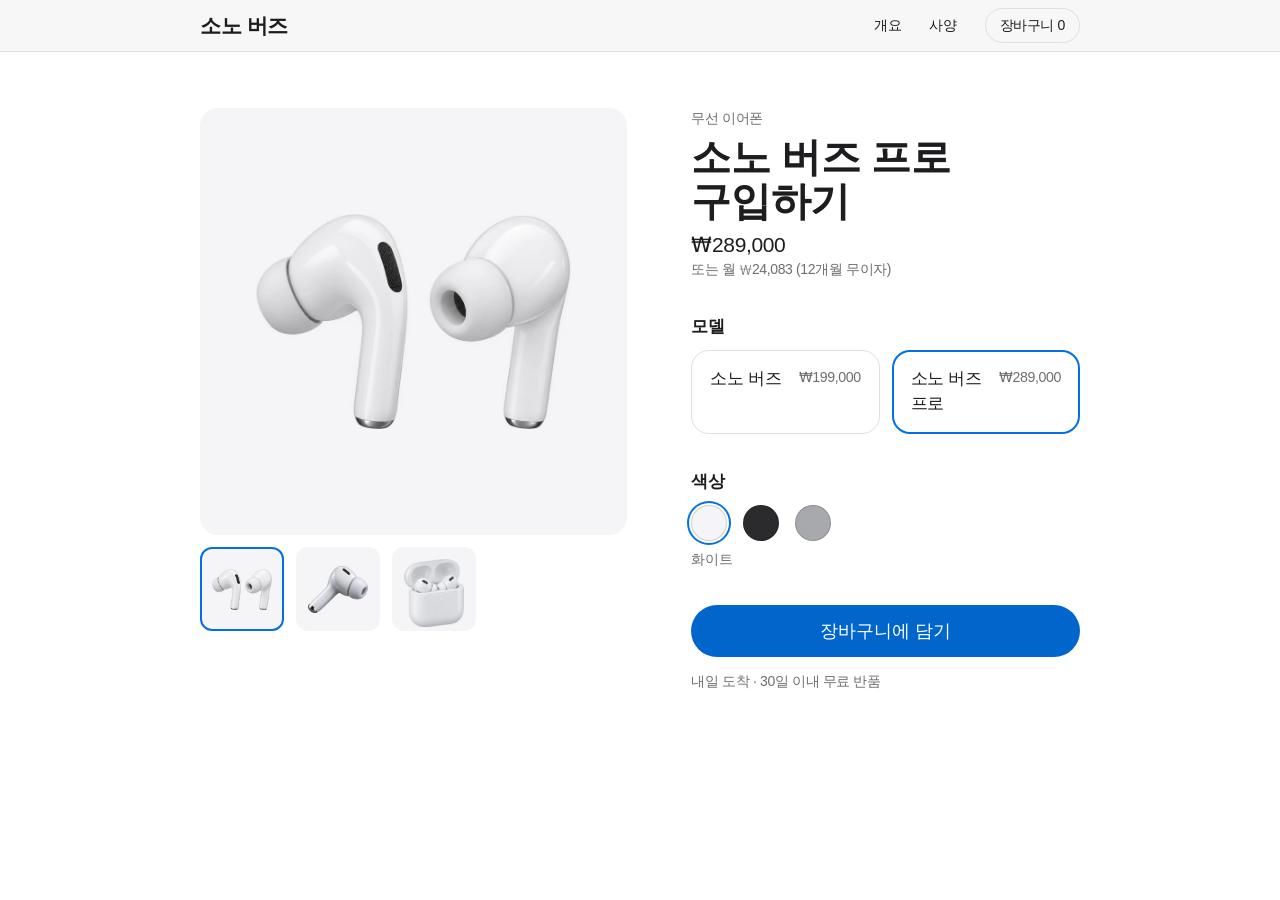
<file: reference/product/buy.html>
<!doctype html><meta charset="utf-8"><link rel="stylesheet" href="ref.css"><style>
nav{height:52px;padding:0 200px;display:flex;align-items:center;justify-content:space-between;background:rgba(245,245,247,.8);border-bottom:1px solid var(--hair)}
nav b{font:600 21px var(--d)} nav span{font-size:14px;display:flex;gap:28px;align-items:center}
.cart{border:1px solid var(--hair);border-radius:999px;padding:6px 14px}
.wrap{display:grid;grid-template-columns:1.1fr 1fr;gap:64px;padding:56px 200px}
.photo{background:var(--parch);border-radius:18px;aspect-ratio:1/1;display:grid;place-items:center;padding:56px}
.thumbs{display:flex;gap:12px;margin-top:12px}.thumbs div{width:84px;height:84px;border-radius:12px;background:var(--parch);display:grid;place-items:center;padding:10px;border:2px solid transparent}.thumbs div.on{border-color:var(--focus)}
.eyebrow{color:var(--muted);font-size:14px}h1{font:600 40px/1.1 var(--d);margin-top:6px}
.price{font:400 21px var(--d);margin-top:10px}.price small{display:block;color:var(--muted);font-size:14px;margin-top:4px}
h2{font:600 17px var(--t);margin-top:36px}
.chips{display:grid;grid-template-columns:1fr 1fr;gap:12px;margin-top:12px}
.chip{border:1px solid var(--hair);border-radius:18px;padding:16px 18px;display:flex;justify-content:space-between}
.chip.on{border:2px solid var(--focus);padding:15px 17px}.chip small{color:var(--muted)}
.sw{display:flex;gap:16px;margin-top:12px}.sw i{width:36px;height:36px;border-radius:50%;border:1px solid rgba(0,0,0,.15);display:block}
.sw i.on{box-shadow:0 0 0 2px #fff,0 0 0 4px var(--focus)}
.selname{color:var(--muted);font-size:14px;margin-top:8px}
.add{margin-top:36px;width:100%;padding:14px 28px;border-radius:999px;background:var(--blue);color:#fff;font:300 18px var(--t);border:0}
.note{margin-top:14px;color:var(--muted);font-size:14px}
</style>
<nav><b>소노 버즈</b><span><span>개요</span><span>사양</span><span class="cart">장바구니 0</span></span></nav>
<div class="wrap">
<div><div class="photo"><img src="../../assets/earbuds-pair.webp"></div>
<div class="thumbs"><div class="on"><img src="../../assets/earbuds-pair.webp"></div><div><img src="../../assets/earbud-single.webp"></div><div><img src="../../assets/case-open.webp"></div></div></div>
<div><p class="eyebrow">무선 이어폰</p><h1>소노 버즈 프로 구입하기</h1><p class="price">₩289,000<small>또는 월 ₩24,083 (12개월 무이자)</small></p>
<h2>모델</h2><div class="chips"><div class="chip"><span>소노 버즈</span><small>₩199,000</small></div><div class="chip on"><span>소노 버즈 프로</span><small>₩289,000</small></div></div>
<h2>색상</h2><div class="sw"><i class="on" style="background:#f5f5f7"></i><i style="background:#2b2b2e"></i><i style="background:#a7a9ad"></i></div><p class="selname">화이트</p>
<button class="add">장바구니에 담기</button><p class="note">내일 도착 · 30일 이내 무료 반품</p></div>
</div>
</file>
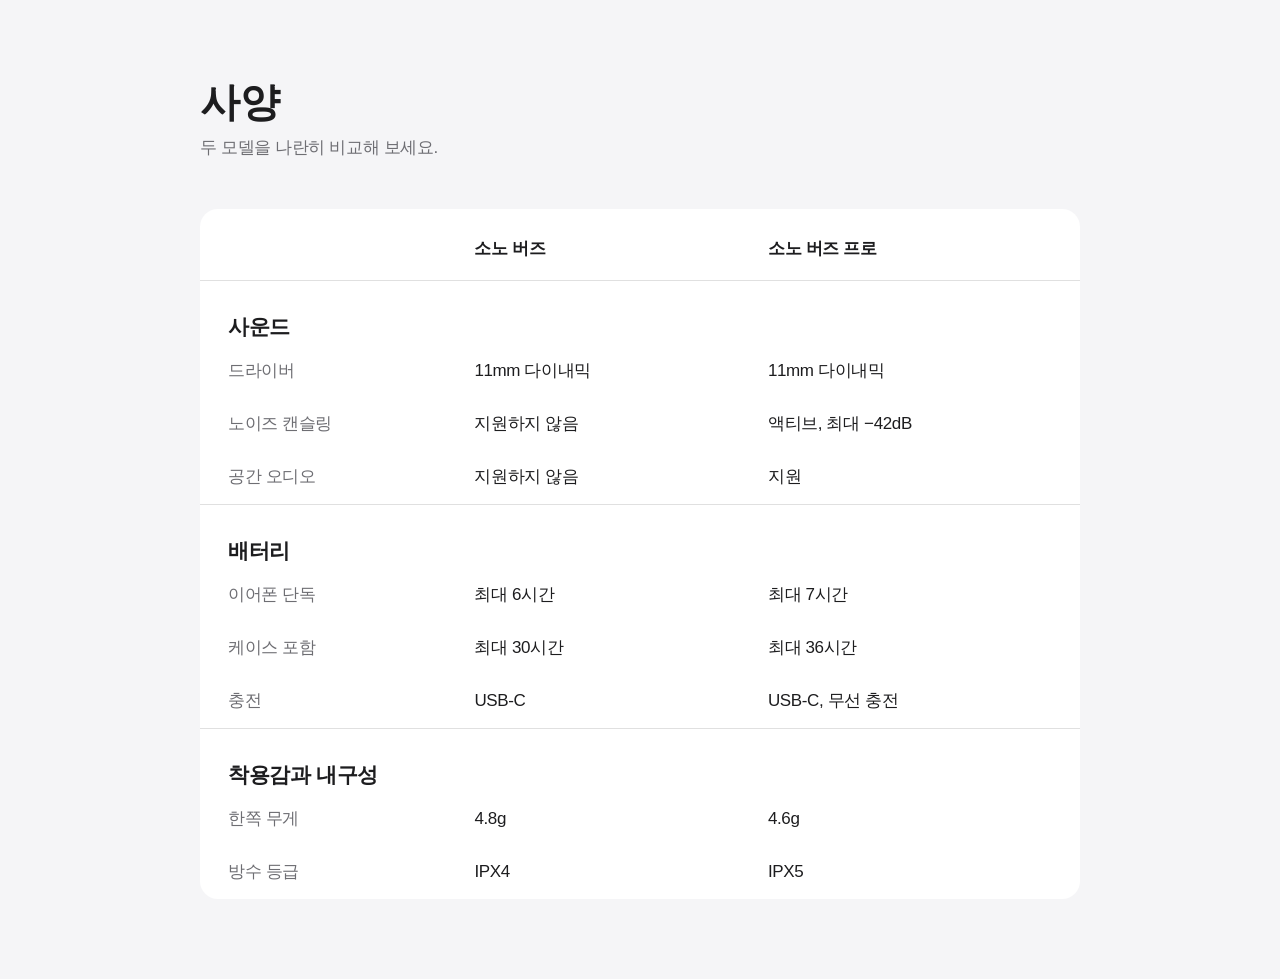
<file: reference/product/spec.html>
<!doctype html><meta charset="utf-8"><link rel="stylesheet" href="ref.css"><style>
section{padding:80px 200px;background:var(--parch);min-height:900px}h2{font:600 40px/1.1 var(--d)}p.i{color:var(--muted);margin-top:12px}
table{width:100%;border-collapse:collapse;margin-top:48px;background:#fff;border-radius:18px;overflow:hidden}
th,td{text-align:left;padding:14px 28px;vertical-align:top}thead th{font:600 17px var(--t);padding-top:28px;padding-bottom:20px;border-bottom:1px solid var(--hair)}
tbody th{font-weight:400;color:var(--muted);width:28%}
tr.g th{font:600 21px var(--d);color:var(--ink);padding-top:32px;padding-bottom:4px}
tbody+tbody tr.g th{border-top:1px solid var(--hair)}
</style>
<section><h2>사양</h2><p class="i">두 모델을 나란히 비교해 보세요.</p>
<table><thead><tr><th></th><th>소노 버즈</th><th>소노 버즈 프로</th></tr></thead>
<tbody><tr class="g"><th colspan="3">사운드</th></tr><tr><th>드라이버</th><td>11mm 다이내믹</td><td>11mm 다이내믹</td></tr><tr><th>노이즈 캔슬링</th><td>지원하지 않음</td><td>액티브, 최대 −42dB</td></tr><tr><th>공간 오디오</th><td>지원하지 않음</td><td>지원</td></tr></tbody>
<tbody><tr class="g"><th colspan="3">배터리</th></tr><tr><th>이어폰 단독</th><td>최대 6시간</td><td>최대 7시간</td></tr><tr><th>케이스 포함</th><td>최대 30시간</td><td>최대 36시간</td></tr><tr><th>충전</th><td>USB-C</td><td>USB-C, 무선 충전</td></tr></tbody>
<tbody><tr class="g"><th colspan="3">착용감과 내구성</th></tr><tr><th>한쪽 무게</th><td>4.8g</td><td>4.6g</td></tr><tr><th>방수 등급</th><td>IPX4</td><td>IPX5</td></tr></tbody>
</table></section>
</file>
<file: reference/ref.css>
:root{--blue:#0066cc;--blue-dark:#2997ff;--ink:#1d1d1f;--muted:#7a7a7a;--parch:#f5f5f7;--tile:#272729;--tile2:#2a2a2c;--hair:#e0e0e0;
--display:"SF Pro Display",-apple-system,BlinkMacSystemFont,"Apple SD Gothic Neo","Inter",sans-serif;
--text:"SF Pro Text",-apple-system,BlinkMacSystemFont,"Apple SD Gothic Neo","Inter",sans-serif}
*{box-sizing:border-box;margin:0}
body{font:400 17px/1.47 var(--text);letter-spacing:-.374px;color:var(--ink);background:#fff;-webkit-font-smoothing:antialiased}
.pill{display:inline-block;padding:11px 22px;border-radius:999px;background:var(--blue);color:#fff;text-decoration:none}
.ghost{display:inline-block;padding:10px 21px;border-radius:999px;border:1px solid var(--blue);color:var(--blue);text-decoration:none}
</file>
<file: reference/product/ref.css>
:root{--blue:#0066cc;--focus:#0071e3;--ink:#1d1d1f;--muted:#6e6e73;--hair:#e0e0e0;--parch:#f5f5f7;
--d:"SF Pro Display",-apple-system,"Inter",sans-serif;--t:"SF Pro Text",-apple-system,"Inter",sans-serif}
*{box-sizing:border-box;margin:0}body{font:400 17px/1.47 var(--t);letter-spacing:-.374px;color:var(--ink);background:#fff;word-break:keep-all}
img{display:block;max-width:100%}
</file>
